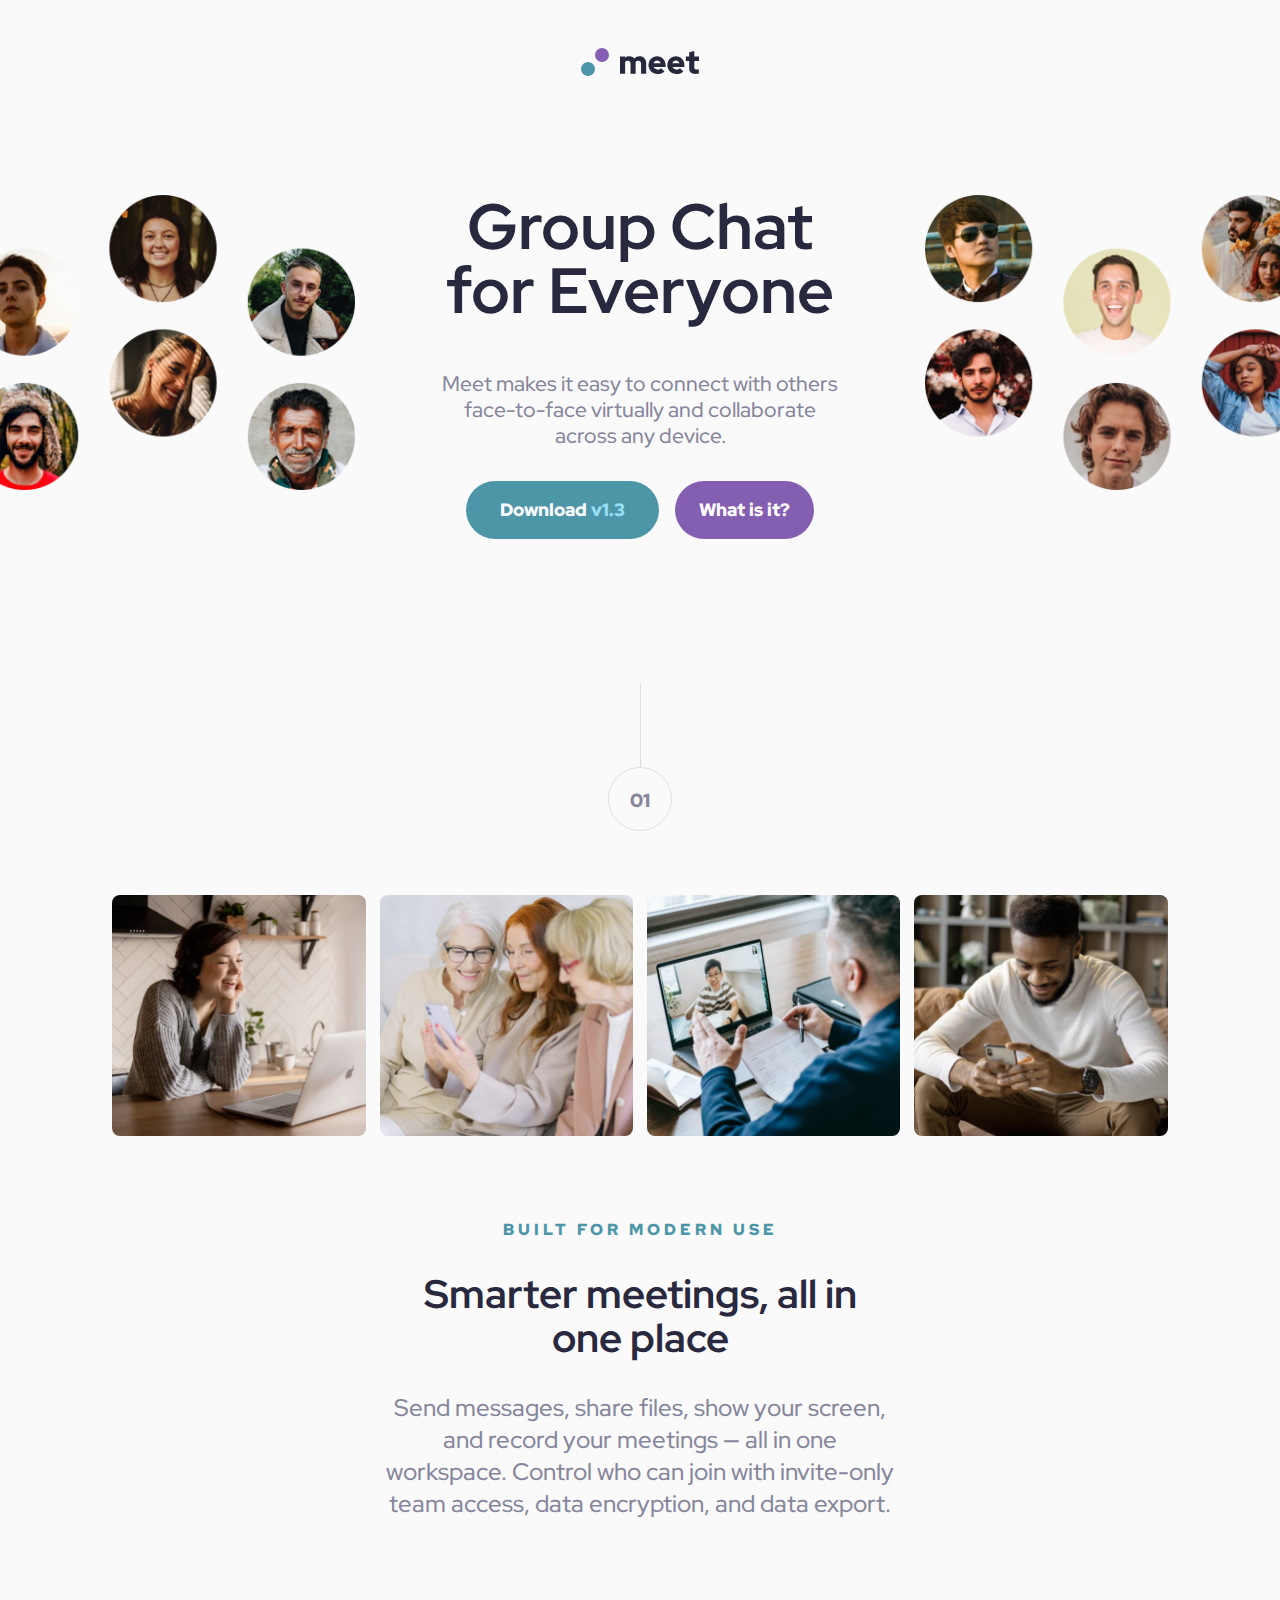
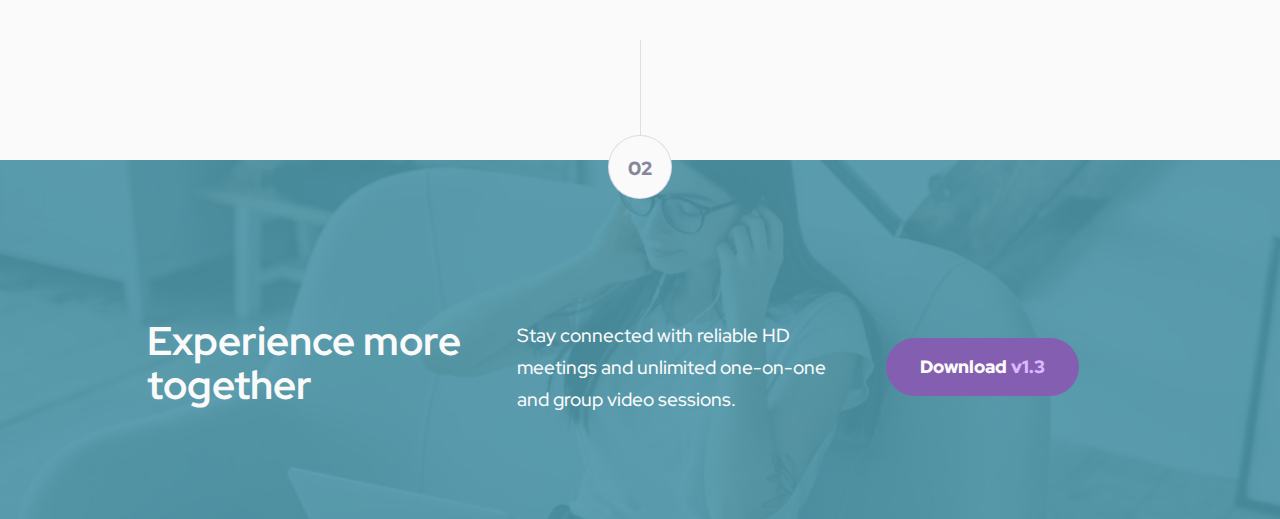
<file: HTML_Dia2/index.html>
<!DOCTYPE html>
<html lang="en">
<head>
  <meta charset="UTF-8">
  <meta content="width=device-width, initial-scale=1" name="viewport" />
  <link rel="stylesheet" href="css/main.css">
  <link rel="icon" type="image/png" sizes="32x32" href="./assets/favicon-32x32.png">

  <title>Frontend Mentor | Meet Landing Page</title>
</head>

<body>
  <header>
    <img src="assets/logo.svg" alt="meet logo" class="logo">
    <div class="header-container">
      <img src="assets/image-hero-left.png" alt="faces" class="hero-left">
      <img src="assets/image-hero-right.png" alt="faces" class="hero-right">
    </div>
    <img src="assets/image-hero.png" alt="faces" class="hero-mobile">
    <div class="text-container">
      <h1>
        Group Chat
        for Everyone
      </h1>
      <p>
        Meet makes it easy to connect with others
         face-to-face virtually and collaborate across
          any device.
      </p>
    </div>
    <div class="flex-btn">
      <button class="download"> Download <span class="version">v1.3</span></button>
      <button class="about">What is it?
    </div>
  </header>
  <main class="main-content">
    <div class="line"></div>
    <div class="nro1"> 01</div>
    <div class="image-grid">
      <img src="assets/image-woman-in-videocall.jpg" alt="woman in video call" class="img1">
      <img src="assets/image-women-videochatting.jpg" alt="women video chatting" class="img2">
      <img src="assets/image-men-in-meeting.jpg" alt="man in meeting" class="img3">
      <img src="assets/image-man-texting.jpg" alt="man texting" class="img4">
    </div>
    <div class="text-container">
      <h3>Built for modern use</h3>

      <h2>Smarter meetings, all in one place</h2>

      <p>Send messages, share files, show your screen, and record your meetings — all in one
        workspace. Control who can join with invite-only team access, data encryption, and data export.</p>
    </div>
  </main>

  <footer>
    <div class="overlay"></div>
    <div class="line"></div>
    <div class="nro2">02</div>
    <div class="flex-container">
      <h2>Experience more together</h2>
      <p>Stay connected with reliable HD meetings and unlimited one-on-one and group video sessions.</p>

      <button class="download"> Download <span class="version">v1.3</span></button>
    </div>
  </footer>
</body>
</html>
</file>
<file: HTML_Dia2/css/main.css>
@import url("https://fonts.googleapis.com/css2?family=Red+Hat+Display:wght@500;900&display=swap");
* {
  padding: 0;
  margin: 0;

          box-sizing: border-box;
}

body {
  font-family: "Red Hat Display", sans-serif;
  font-weight: 500;
  line-height: 2rem;
  color: #86869c;
  background: #fafafa;
}

header {

  display: flex;

          flex-direction: column;
  text-align: center;
  position: relative;
  overflow-x: hidden;

          align-items: center;

          justify-content: center;
}

header .logo {
  margin: 3rem auto 6.75rem auto;
}

header .hero-mobile {
  width: 110%;
}

header .header-container {
  display: none;
}

header .text-container {
  margin-top: 3rem;
  margin-bottom: 2rem;
}

header h1 {
  color: #28283e;
  font-size: 5rem;
  line-height: 3rem;
  margin-bottom: 1.5rem;
  padding: 0 3.71rem;
}

header p {
  line-height: 1.625rem;
  font-weight: 500;
  font-size: 1.3rem;
  padding: 0 1.5rem;
  margin-top: 3rem;
}

header .download,
header .about {
  display: block;
  margin: 0 auto;
}

header .download {
  margin-bottom: 1rem;
}

.download,
.about {
  font-family: "Red Hat Display", sans-serif;
  font-size: 1.125rem;
  font-weight: 900;
  line-height: 1.625rem;
  color: #fafafa;
  
  transition: 0.2s ease-in-out;
  padding: 1rem 0;
  border-radius: 1.812rem;
  border: none;
  outline: none;
  cursor: pointer;
}

.download {
  background-color: #4d96a8;
  width: 12.06rem;
}

.download .version {
  color: #95e1f3;
}

.download:hover {
  background: #72c1d5;
}

.about {
  background: #845eb0;
  width: 8.687rem;
  margin-bottom: 4rem;
}

.about:hover,
footer .download:hover {
  background: #b28cde;
}

.line {
  height: 5.25em;
  width: 0.0625rem;
  margin: 0 auto;
  margin-top:4rem;
  background: rgba(134, 134, 156, 0.25);
}

.nro1,
.nro2 {
  text-align: center;
  font-weight: 900;
  border: 0.0625rem solid rgba(134, 134, 156, 0.25);
  display: inline-block;
  padding: 1rem 1.2rem;
  border-radius: 50%;
  height: 4rem;
  width: 4rem;
  font-size: 1.2rem;
}

.nro1 {
  margin-bottom: 4rem;
}
.nro2 {
  background: #fafafa;
  color: #86869c;
  padding: 1rem 1rem;
  transform: translateY(-7.5rem);
}

main {
  text-align: center;
}

main .image-grid {
  display: flex wrap;
  margin-bottom: 3.687rem;
}

main .image-grid img {
  border-radius: 0.5rem;
  width: 40%;
  margin-bottom: 0.5rem;
}

main .image-grid img:nth-child(odd) {
  margin-right: 1rem;
}

main .image-grid img:nth-child(even) {
  margin-left: 1rem;
}

main h3 {
  color: #4d96a8;
  font-size: 1rem;
  letter-spacing: 0.25rem;
  font-weight: 900;
  text-transform: uppercase;
  margin-bottom: 1.687rem;
}

main .text-container {
  padding: 0 1.5rem;
  padding-bottom: 11rem;
  font-size: 1.5rem;
  
}

h2 {
  font-size: 2rem;
  line-height: 2.25rem;
  color: #28283e;
  margin-bottom: 2rem;
}


footer {
  position: relative;
  color: #fafafa;
  text-align: center;
  background-image: url("../assets/image-footer1.jpg");
  background-size: cover;
  padding: 0 1.5rem;
  font-size: 1.125rem;
  z-index: 1;
}

footer .line {
 transform: translateY(-7.5rem);
}

footer h2 {
  margin-top: -3.687rem;
  color: #fafafa;
}

footer p {
  margin-bottom: 2rem;
  font-size: 1.2rem;
}

footer .download {
  background: #845eb0;
  margin-bottom: 4.5rem;
}

footer .download .version {
  color: #d9b8ff;
}

footer .overlay {
  position: absolute;
  z-index: -1;
  height: 100%;
  width: 100%;
  top: 0;
  left: 0;
  background: rgba(77, 150, 168, 0.9);
}

@media (min-width: 37.5rem) {
  h2 {
    font-size: 2.5rem;
    line-height: 2.75rem;
  }
  header .hero-mobile {
    width: 107%;
  }
  header .text-container {
    margin-top: 4.5rem auto 0 auto;
    width: 28.562rem;
    margin-bottom: 2rem;
  }
  header h1 {
    font-size: 3rem;
    line-height: 3rem;
    margin-bottom: 1.5rem;
  }
  header .flex-btn {

    display: flex;
    width: 21.75rem;
  
        align-content: center;
 
      
            justify-content: space-between;
    margin: 0 13.187rem 5rem 13.187rem;
  }
  header .download {

        align-self: flex-start;
    margin: 0;
  }
  header .about {
 
        align-self: flex-end;
    margin: 0;
  }
  main .image-grid {
    width: 100%;
  }
  main .image-grid img {
    width: 22%;
  }
  main .image-grid img:nth-child(odd) {
    margin-right: 0.687rem;
  }
  main .image-grid img:nth-child(even) {
    margin-left: 0rem;
    margin-right: 0.687rem;
  }
  main .image-grid img:last-child {
    margin-right: 0;
  }
  main .text-container {
    padding-left: 6.125rem;
    padding-right: 6.125rem;
    padding-bottom: 11rem;
  }
  main h2 {
    width: 27.812rem;
    margin: 0 auto 2rem auto;
  }
  footer {
    background-image: url("../assets/image-footer2.jpg");
    background-position: center;
  }
  footer h2 {
    padding: 0 9.75rem;
  }
  footer p {
    padding: 0 4rem;
  }
}

@media (min-width: 50rem) {
  header {
    display: block;
  }
  header .header-container {
    display: block;
    position: relative;
    width: 100%;
  }
  header .header-container img {
    width: 30%;
  }
  header .header-container .hero-left {
    position: absolute;
    left: -2.3%;
    top: 0;
  }
  header .header-container .hero-right {
    position: absolute;
    right: -2.3%;
    top: 0;
  }
  header .hero-mobile {
    display: none;
  }
  header .text-container {
    margin: 0 auto;
    padding: 0;
    width: 32%;
  }
  header h1 {
    font-size: 4rem;
    line-height: 4rem;
    padding: 0;
  }
  header p {
    padding: 0;
    margin-bottom: 2rem;
  }
  header .flex-btn {
    display: -webkit-box;
    display: -ms-flexbox;
    display: flex;
    margin: 0 auto;

        align-content: center;
    margin: 0 auto 5rem auto;
  }
  main .image-grid {
    width: 90%;
    margin-left: auto;
    margin-right: auto;
  }
  main h2 {
    width: auto;
    padding: 0 2rem;
  }
  main .text-container {
    padding-left: 0rem;
    padding-right: 0rem;
    margin: 0 auto;
    width: 31.75rem;
  }
  footer {
    background-image: url("../assets/image-footer.jpg");
    padding-bottom: 6.5rem;
  }
  footer .flex-container {
    text-align: left;
    display: -ms-grid;
    display: grid;

        grid-template-columns: 1fr 1fr 1fr;
    margin: 0 10%;
    width: 90%;
  }
  footer .flex-container h2 {
    margin: 0;
    padding: 0;
  }
  footer .flex-container p {
    padding: 0;
    max-width: 21.5rem;
    margin: 0;
  }
  footer .flex-container .download {
    height: 3.625rem;
   
        align-self: center;
    margin: 0;
  }
}

@media (max-width: 57.5rem) {
  header h1 {
    font-size: 3rem;
    line-height: 2.40rem;
  }
}

@media (max-width: 75rem) {
  footer p {
    margin-right: 3rem;
    margin-left: 3rem;
  }
}
</file>
